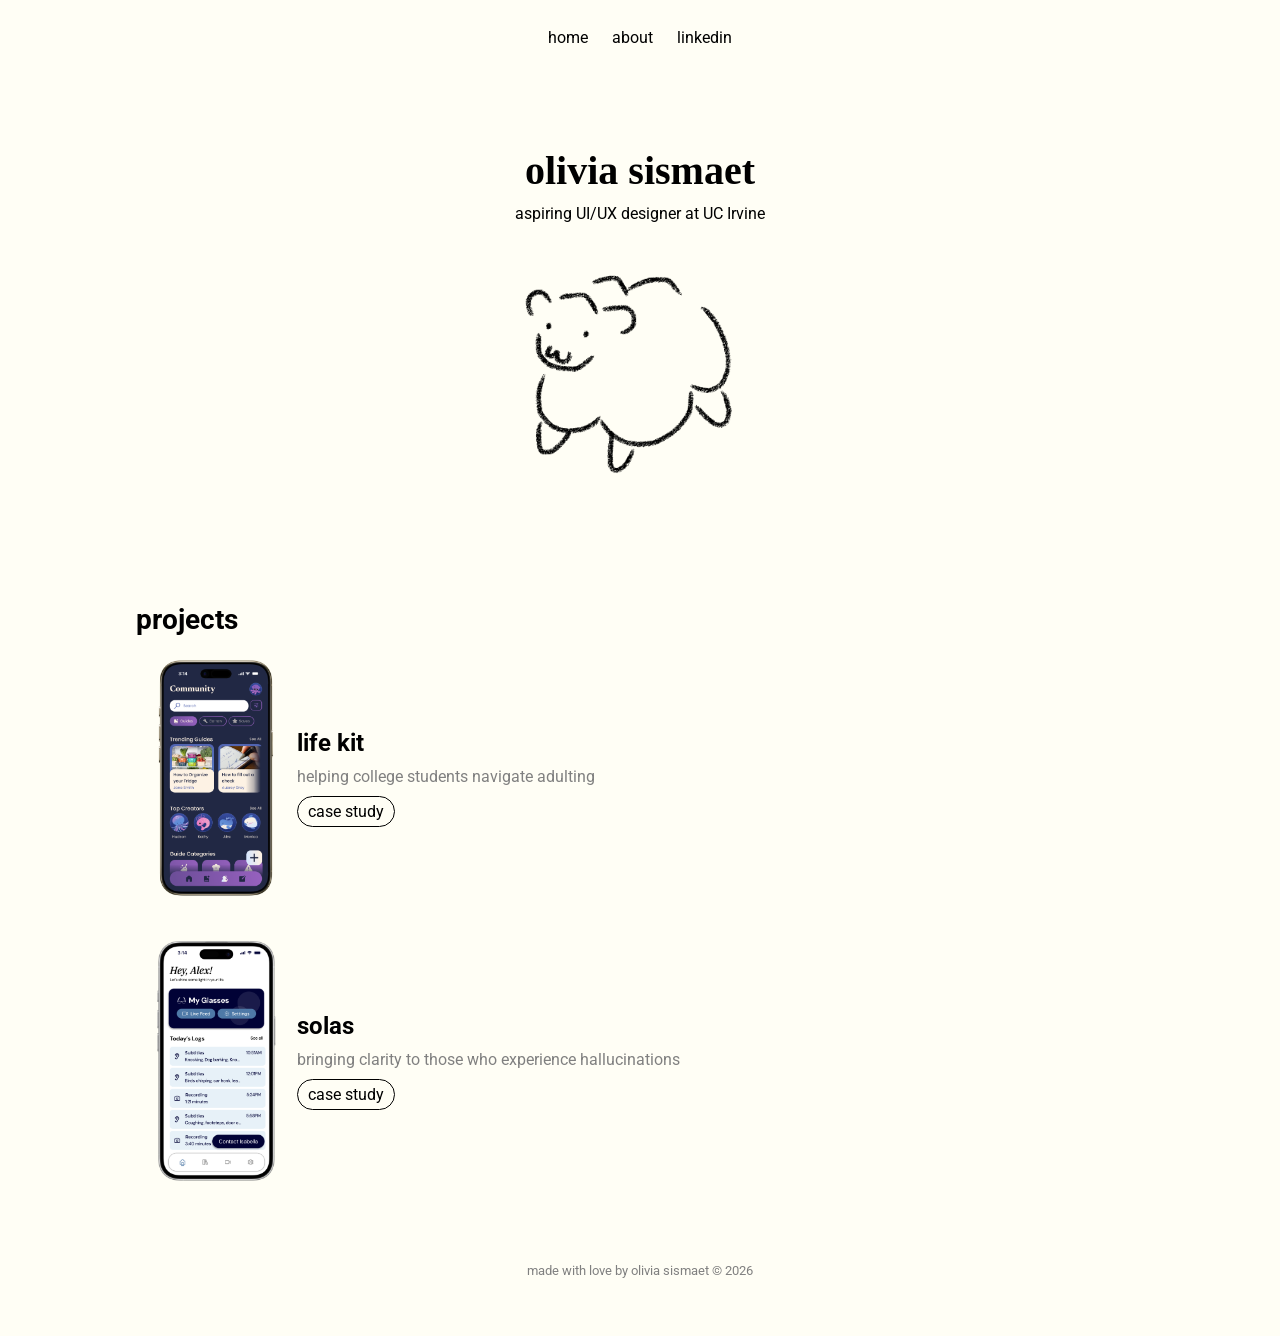
<file: index.html>
<!doctype html>
<html lang="en">

<!--
WRITTEN BY: Olivia Sismaet
EMAIL: osismaet@uci.edu
-->

<head>
  <meta charset="utf-8">
  <meta name="viewport" content="width=device-width, initial-scale=1.0">
  <meta name="author" content="Olivia Sismaet">
  <meta name="description" content="description of your page">
  <title>Olivia Sismaet Portfolio</title>
  <link rel="preconnect" href="https://fonts.googleapis.com">
  <link rel="preconnect" href="https://fonts.gstatic.com" crossorigin>
  <link href="https://fonts.googleapis.com/css2?family=Roboto:ital,wght@0,100..900;1,100..900&display=swap" rel="stylesheet">
  <link rel="stylesheet" href="app.css">
  <link rel="icon" type="image/png" href="favicon.png">
</head>
<body>
  <nav>
    <ul class="nav-links">
      <li><a href="index.html">home</a></li>
      <li><a href="about.html">about</a></li>
      <li><a href="https://www.linkedin.com/in/olivia-sismaet/" target="_blank">linkedin</a></li>
    </ul>
  </nav>

  <section class="hero">
    <h1>olivia sismaet</h1>
    <p>aspiring UI/UX designer at UC Irvine</p>
    <img id="hero-img" src="sheep.gif" alt="">
  </section>
  
  <section class="projects">
    <h2>projects</h2>
    <div class="project-card">
      <img class="phone-img" src="life-kit-1.png" alt="life kit community screen showing community guides and other users">
      <div class="project-info">
        <h3>life kit</h3>
        <p class="card-text">helping college students navigate adulting</p>
        <a href="https://www.figma.com/deck/5843WTBExYooxI6Zz7k728" target="_blank">case study</a>
      </div>
      
    </div>
    <div class="project-card">
      <img class="phone-img" src="solas-1.png" alt="solas home screen accessing the glasses view and past logs">
      <div class="project-info">
        <h3>solas</h3>
        <p class="card-text">bringing clarity to those who experience hallucinations</p>
        <a href="https://www.figma.com/deck/eVlVo1n0cdHIDD7qOK83Cb" target="_blank">case study</a>
      </div>
      
    </div>
  </section>
  
  <footer>made with love by olivia sismaet © 2026</footer>

</body>
</html>
</file>
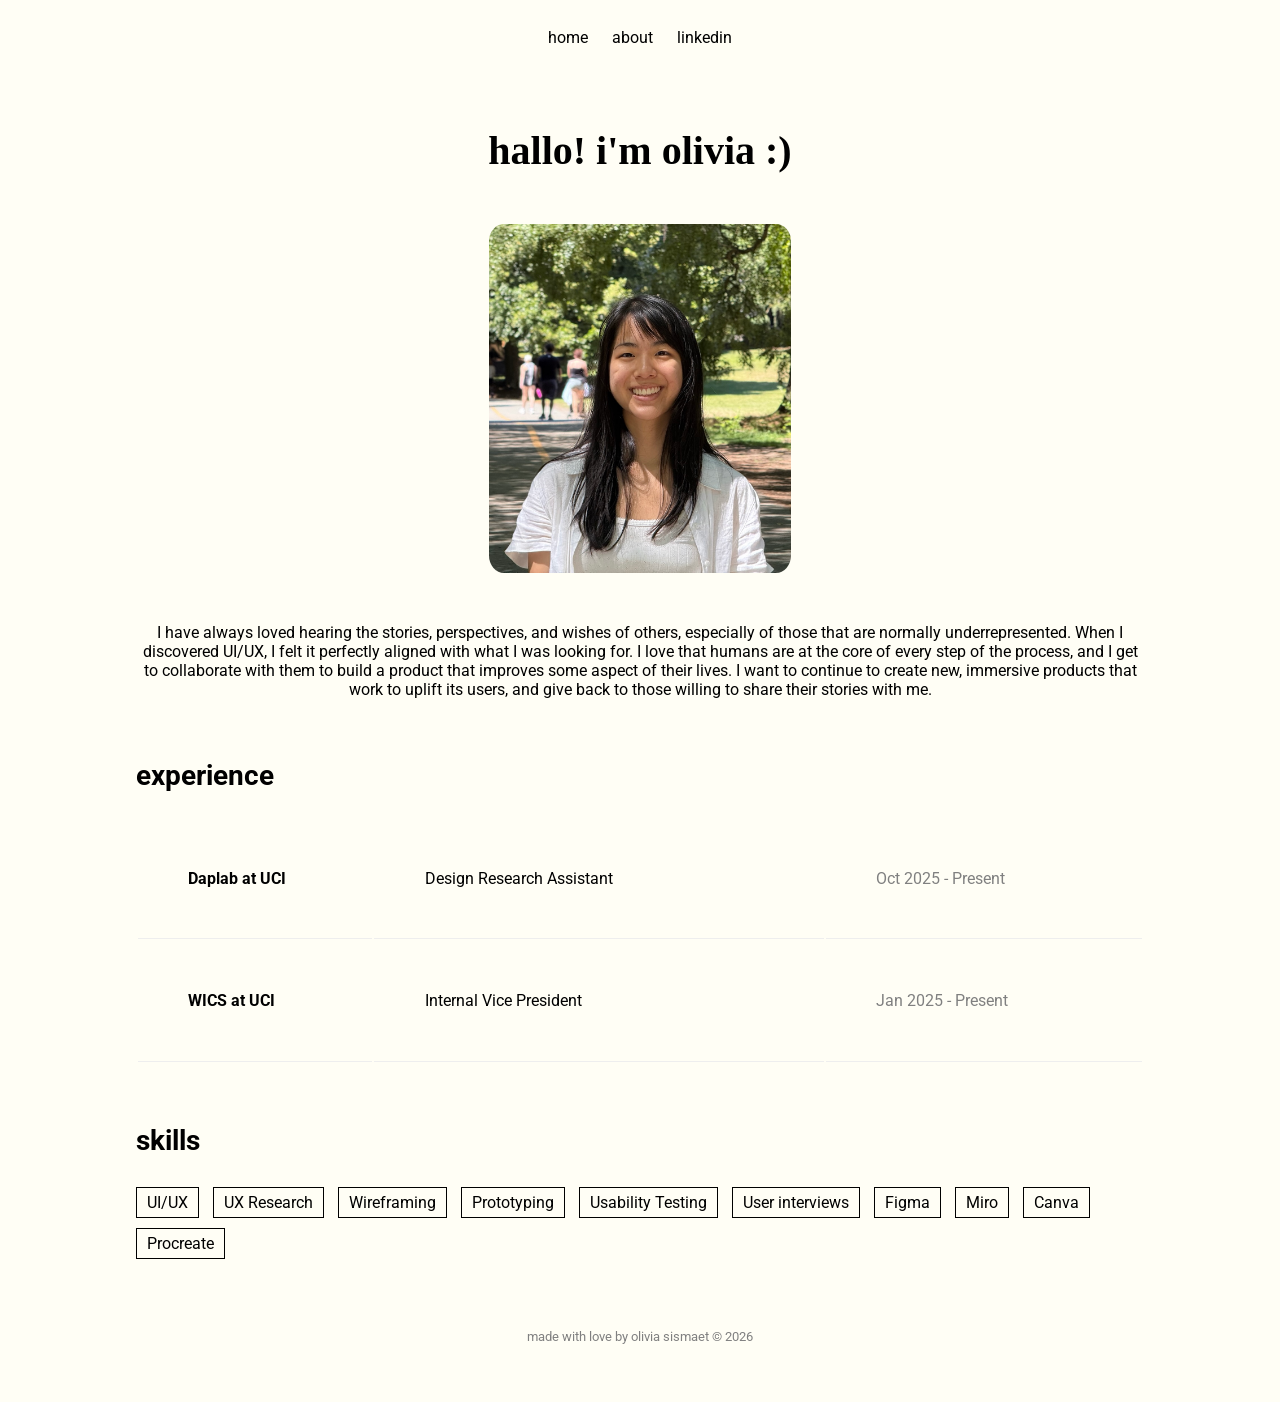
<file: about.html>
<!DOCTYPE html>
<html lang="en">

<!--
WRITTEN BY: Olivia Sismaet
EMAIL: osismaet@uci.edu
-->

<head>
    <meta charset="UTF-8">
    <meta name="viewport" content="width=device-width, initial-scale=1.0">
    <title>About</title>
    <link rel="preconnect" href="https://fonts.googleapis.com">
    <link rel="preconnect" href="https://fonts.gstatic.com" crossorigin>
    <link href="https://fonts.googleapis.com/css2?family=Roboto:ital,wght@0,100..900;1,100..900&display=swap" rel="stylesheet">
    <link rel="stylesheet" href="app.css">
    <link rel="icon" type="image/png" href="favicon.png">
</head>
<body>
      <nav>
    <ul class="nav-links">
      <li><a href="index.html">home</a></li>
      <li><a href="about.html">about</a></li>
      <li><a href="www.linkedin.com/in/olivia-sismaet" target="_blank">linkedin</a></li>
    </ul>
  </nav>
  <div id="about-me">
    <h1>hallo! i'm olivia :)</h1>
    <img id="headshot" src="olivia.jpg" alt="olivia sismaet">
    <div id="olivia-info">
        <div id="description">
            <p id="card-text">I have always loved hearing the stories, perspectives, and wishes of others, especially of those that are normally underrepresented. When I discovered UI/UX, I felt it perfectly aligned with what I was looking for. I love that humans are at the core of every step of the process, and I get to collaborate with them to build a product that improves some aspect of their lives. I want to continue to create new, immersive products that work to uplift its users, and give back to those willing to share their stories with me. </p>
        </div>
    </div>
</div>
  <section class="experience">
    <h2>experience</h2>
  <table>
    <tbody>
    <tr>
      <td><strong>Daplab at UCI</strong></td>
      <td>Design Research Assistant</td>
      <td style="color: grey;">Oct 2025 - Present</td>
    </tr>
    <tr>
      <td><strong>WICS at UCI</strong></td>
      <td>Internal Vice President</td>
      <td style="color: grey;">Jan 2025 - Present</td>
    </tr>
    </tbody>
  </table>
  </section>
  <div>
    <section id="skills">
      <h2>skills</h2>
      <p class="skill">UI/UX</p>
      <p class="skill">UX Research</p>
      <p class="skill">Wireframing</p>
      <p class="skill">Prototyping</p>
      <p class="skill">Usability Testing</p>
      <p class="skill">User interviews</p>
      <p class="skill">Figma</p>
      <p class="skill">Miro</p>
      <p class="skill">Canva</p>
      <p class="skill">Procreate</p>
    </section>
  </div>
  <footer>made with love by olivia sismaet © 2026</footer>
</body>
</html>
</file>
<file: app.css>
body {
  background-color: #FFFEF5;
  font-family: "Roboto", Verdana, sans-serif;
  display: flex;
  flex-direction: column;
  justify-content: flex-start;
  align-items: center;
  gap: 60px;
  padding: 0% 10%;
}
h1 {
  font-family: Garamond, Georgia, serif;
  font-size: 2.5rem;
  font-weight: 700; 
  text-align: center; 
}

h2 {
  font-size: 1.75rem;
  font-weight: 700;
}

h3 {
  font-size: 1.5rem;
  font-weight: 700;
}

h1, h2, h3, p {
  margin: 0;
}

p {
    font-size: 1.0rem;
}

#hero-img {
  max-width: 40%;
  height: auto;
}

.hero {
  display: flex;
  flex-direction: column;
  justify-content: flex-start;
  align-items: center;
  gap: 10px;
  padding: 20px;
}

.hero p {
  text-align: center;
}

.projects { 
  display: flex;
  flex-direction: column;
  justify-content: left;
  align-items:start;
}

.nav-links {
  list-style-type: none;
  margin: 0;
  padding: 0;
  display: flex; 
  gap: 1.5rem;
  justify-content: center;
  padding: 20px
  
}
.nav-links a {
  color: black;
  text-decoration: none;
}

.nav-links a:hover {
  text-decoration: underline;
}

.nav-links a:active {
  text-decoration: underline;
  color: grey;
}

.phone-img {
  max-width: 15%;
  height: auto;
}

.project-card {
   display: flex; 
   width: 80%;
   background-color: #FFFEF5;
   padding: 20px;
   gap: 20px;
}

.project-info {
  display: flex;
  flex-direction: column;
  justify-content: center;
  gap: 10px;
}

.project-info p {
  color:grey
}

.project-info a {
  display: inline-block;
  color: black;
  text-decoration: none;
  text-align: center;
  padding: 5px 10px;
  border-radius: 100px;
  border: 1px solid black;
  width: fit-content;
}

.project-info a:hover {
  background-color: #e8e6d6;
}

.project-info a:active {
  background-color: #cac8b7;
}

footer {
    padding-bottom: 5%;
    font-size: 0.8rem;
    color: gray;
}

.experience {
  display: flex;
  flex-direction: column;
  justify-content: center;
  width: 100%;
  gap: 1.5rem;
}

tr {
    border-bottom: 1px solid #dddddd;
    padding: 10%;
}

td {
    padding: 5%;
    text-align: left;
    border-bottom: 1px solid #eee;
}

#about-me {
    display: flex;
    flex-direction: column;
    align-items: center;
}

#headshot {
  max-width: 30%;
  height: auto;
  border-radius: 5%;
  margin-top: 5%;
}

#olivia-info {
    display: flex;
    gap: 5%;
    justify-content: center;
    align-items: center;
    margin-top: 5%;
}

#card-text {
    text-align: center;
}

.skill {
  border: 1px solid black; 
  padding: 5px 10px;
  display: inline-block;
  margin-right: 10px;
  margin-bottom: 10px;
}

#skills h2 {
  margin-bottom: 3%;
}


@media (max-width: 767px) {
  .project-card {
    flex-direction: column;
    justify-content: center;
    align-items: center;
  }

  .project-card img {
    max-width: 50%;
    height: auto;
  }
  
  #hero-img {
  max-width: 80%;
  height: auto;
}

}
</file>
